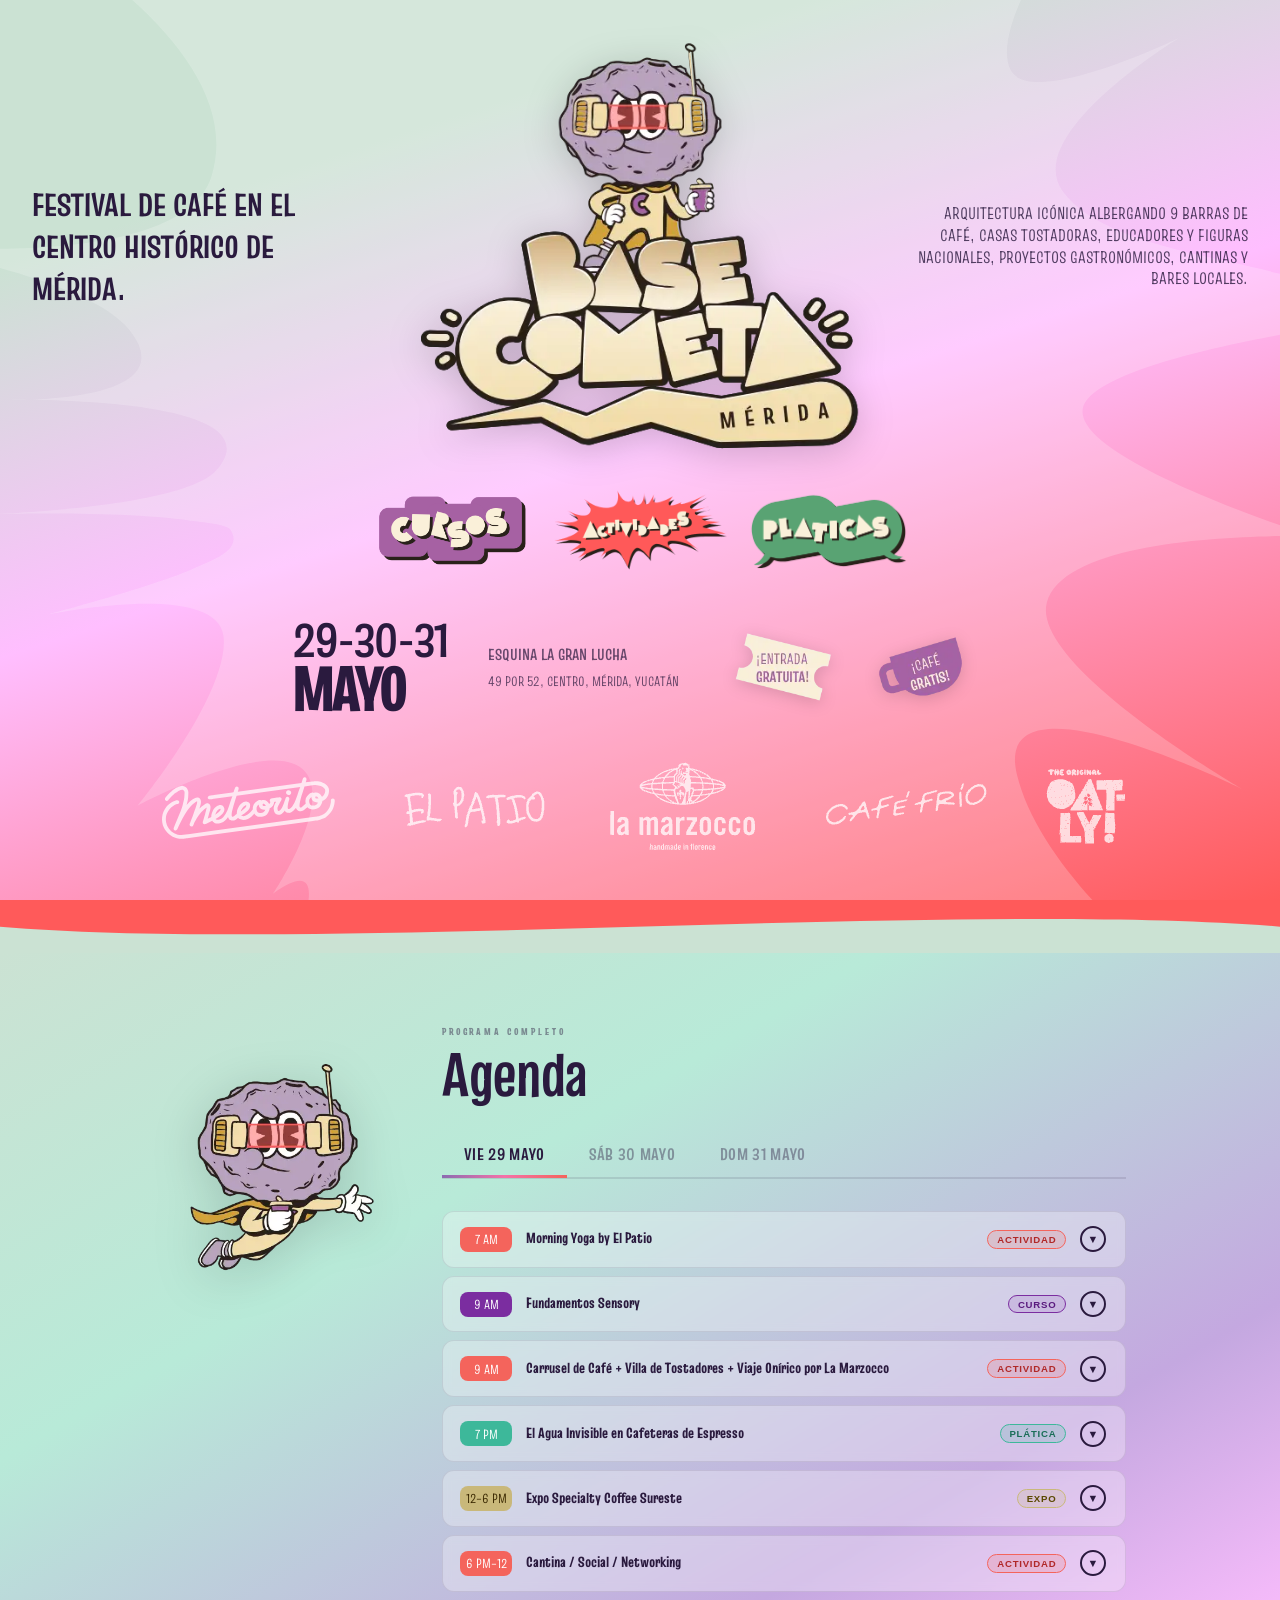
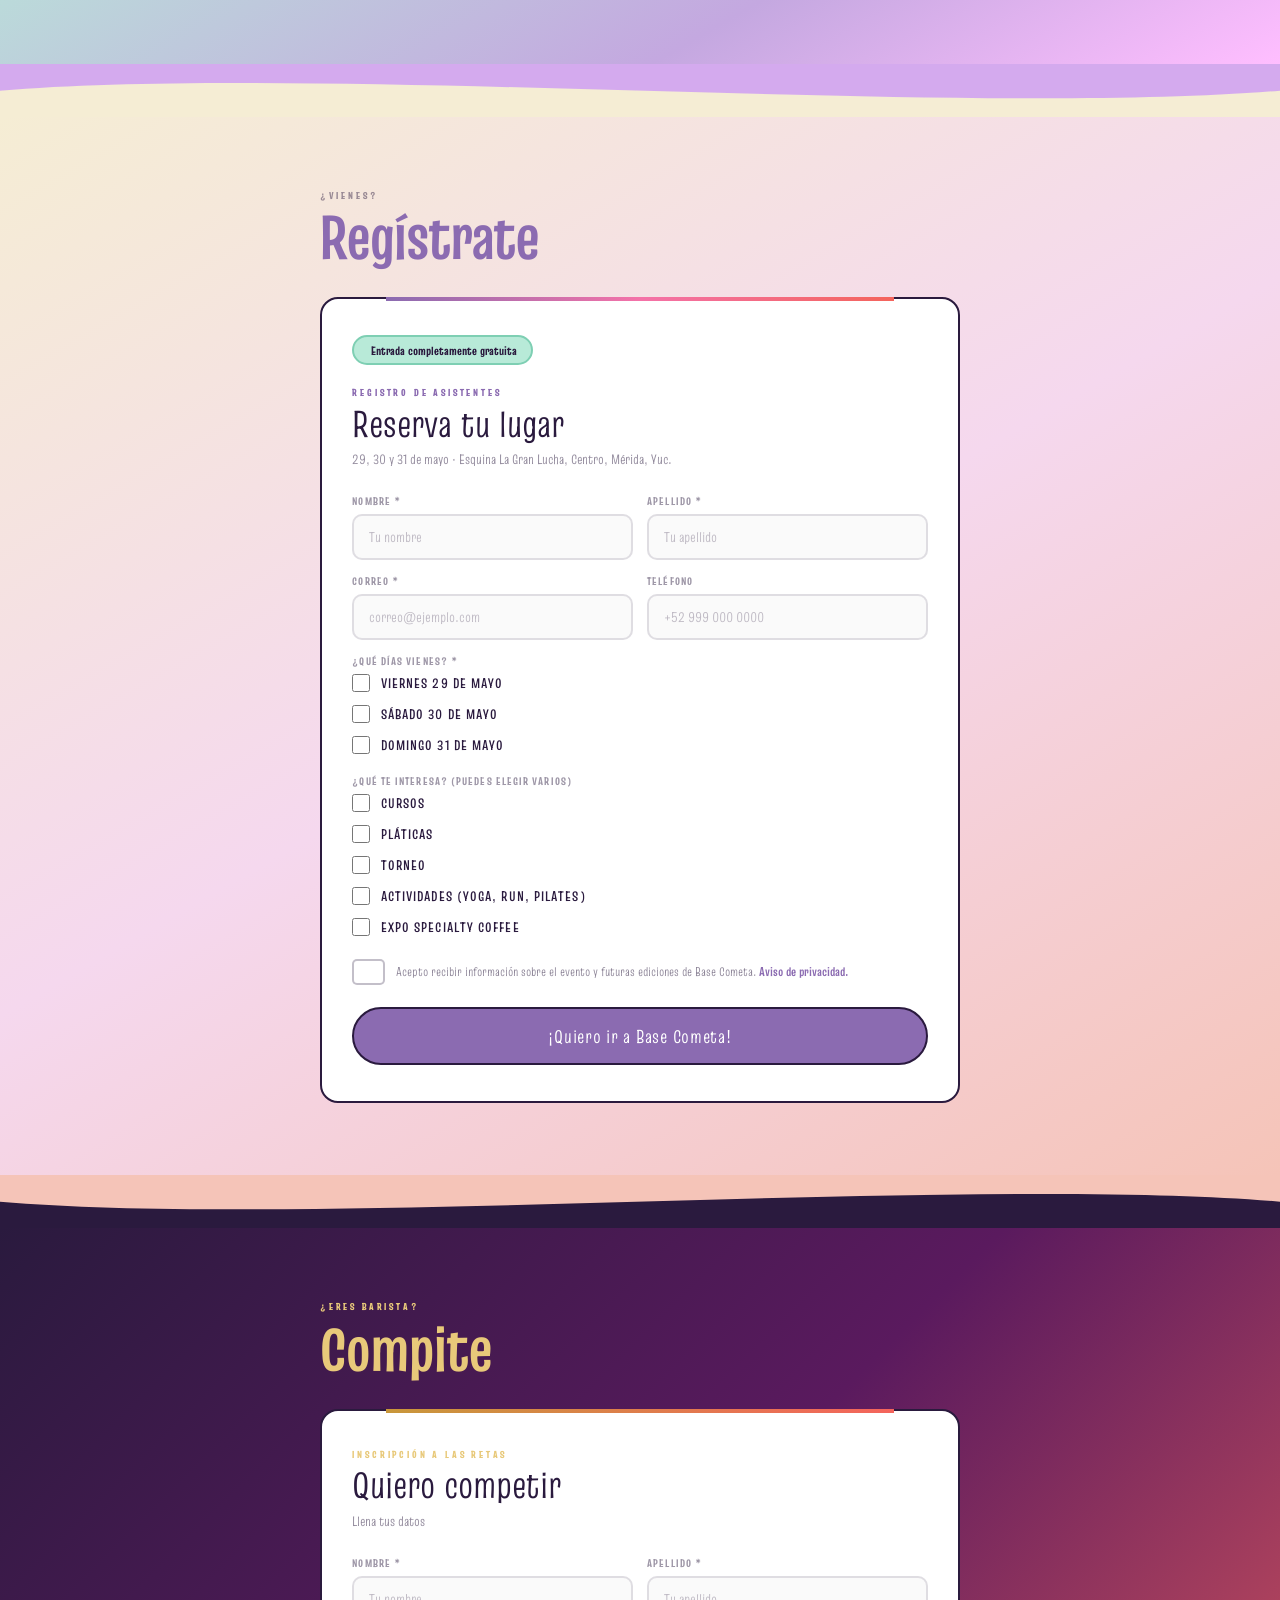
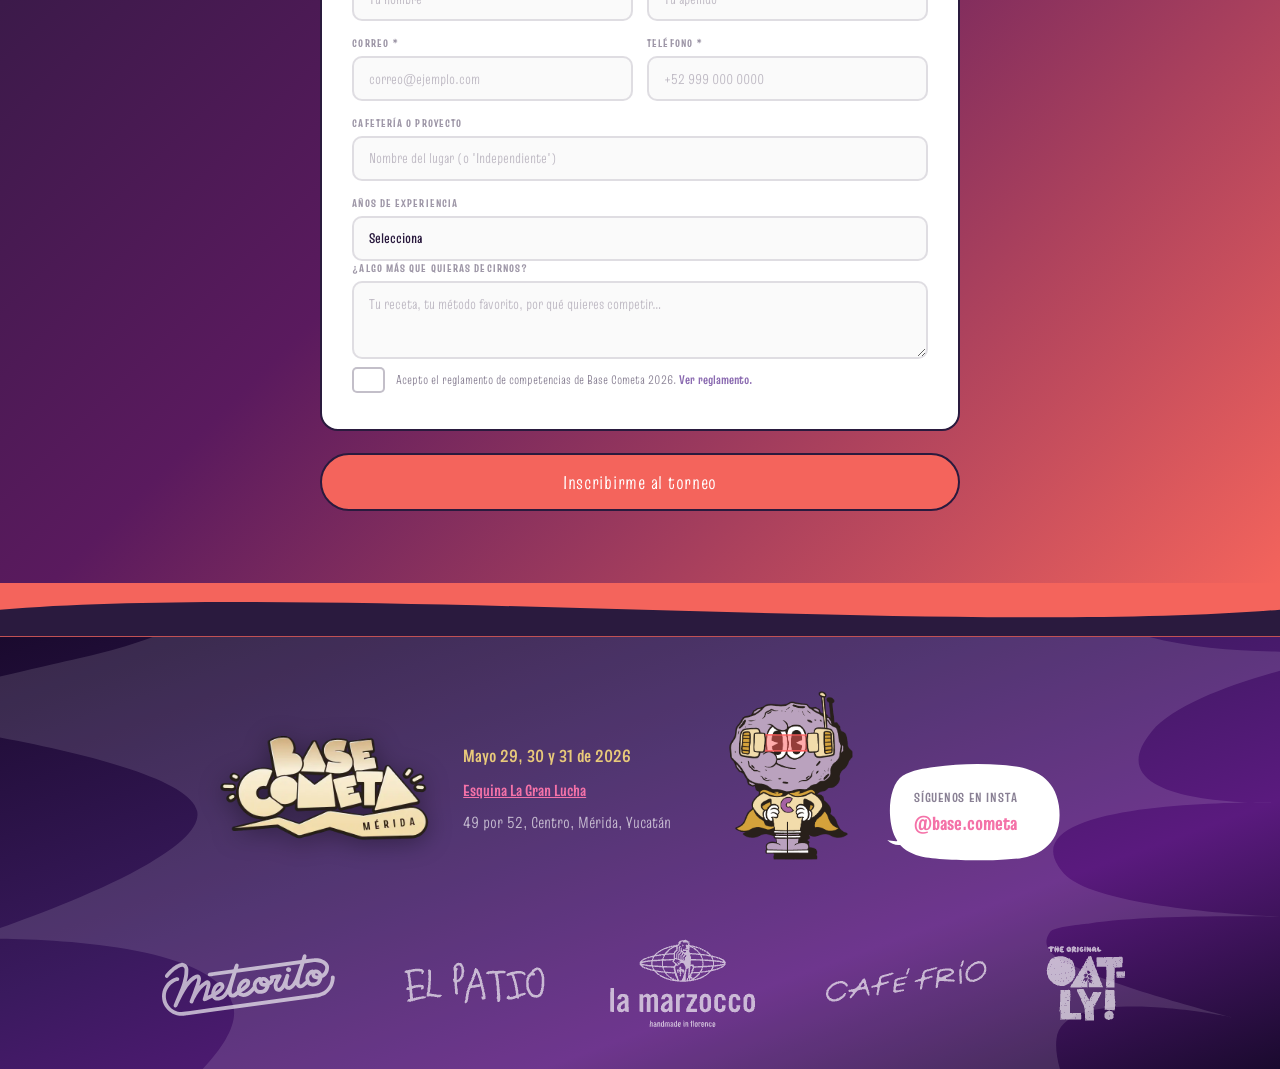
<file: index.html>
<!DOCTYPE html>
<html lang="es">
<head>
<meta charset="UTF-8">
<meta name="viewport" content="width=device-width, initial-scale=1.0">
<title>Base Cometa Mérida — 29·30·31 Mayo</title>
<link href="https://fonts.googleapis.com/css2?family=Lilita+One&family=Truculenta:wght@400;600;700;800;900&family=Truculenta:opsz,wght@12..72,100..900&display=swap" rel="stylesheet">
<style>
*, *::before, *::after { box-sizing: border-box; margin: 0; padding: 0; }
:root {
--purple: #8B6BB1;
--purple-lt:#C4A8E0;
--pink: #F472A8;
--coral: #F4645C;
--gold: #C8973A;
--gold-lt: #E8C97A;
--mint: #7ECFB3;
--mint-lt: #B8EAD8;
--cream: #F5EDD4;
--dark: #2A1A3E;
--white: #FFFAF4;
}
html { scroll-behavior: smooth; }
body { background: var(--cream); color: var(--dark); font-family: 'Truculenta', sans-serif; overflow-x: hidden; }

.blob { position: absolute; border-radius: 60% 40% 55% 45% / 45% 55% 40% 60%; opacity: 0.18; pointer-events: none; }

/* ── HERO ── */
.hero {
  position: relative;
  background-image: linear-gradient(162deg, #cbe2d3 0%, #cbe2d3 20%, #ffbeff 50%, #ff5a5a 100%);
  min-height: 100vh;
  display: flex; flex-direction: column; align-items: center; justify-content: space-between;
  text-align: center; padding: 2rem 2rem 2.5rem; overflow: hidden; gap: 0;
}

/* fondo SVG cubre todo, 20% opacidad */
.hero-fondo {
  position: absolute; inset: -15%; z-index: 0;
  display: flex; align-items: center; justify-content: center;
  pointer-events: none; opacity: 0.2;
}
.hero-fondo svg { width: 100%; height: 100%; transform: scaleX(-1); fill: white; }

/* top 3-column row: tagline | mascot | tagline */
.hero-top {
  position: relative; z-index: 2;
  display: grid;
  grid-template-columns: 1fr auto 1fr;
  align-items: center;
  gap: 1rem;
  width: 100%; max-width: 1400px;
}
.hero-tagline {
  font-family: 'Truculenta', sans-serif;
  font-size: clamp(0.75rem, 2.5vw, 2.2rem);
  font-weight: 700;
  line-height: 1.3;
  text-transform: uppercase;
  color: var(--dark);
}
.hero-tagline strong {
  display: block;
  font-weight: 900;
}
.hero-tagline.left  { text-align: left; color: var(--dark); }
.hero-tagline.right {
  text-align: right;
  font-size: clamp(0.6rem, 1.3vw, 6.9rem);
  font-weight: 400;
  opacity: 0.8;
}

/* mascota: fija, sin animación, grande */
.mascot-wrap {
  width: clamp(220px, 42vw, 520px);
  flex-shrink: 0;
}
.mascot-wrap img { width: 100%; height: auto; display: block; filter: drop-shadow(0 6px 18px rgba(0,0,0,0.18)); }

/* pills clases/actividades/torneos con float */
.cat-pills {
  position: relative; z-index: 2;
  display: flex; gap: clamp(0.75rem, 3vw, 2rem);
  justify-content: center; align-items: center;
  flex-wrap: nowrap;
  margin: 1rem 0;
  gap:1rem;
}
.cat-pills img {
  height: clamp(55px, 7vw, 110px);
  width: auto;
  animation: floatPill 3s ease-in-out infinite;
}
.cat-pills img:nth-child(2) { animation-delay: 0.8s; }
.cat-pills img:nth-child(3) { animation-delay: 0.4s; }
@keyframes floatPill { 0%,100%{transform:translateY(0);} 50%{transform:translateY(-8px);} }

/* bottom info block */
.hero-bottom {
  position: relative; z-index: 2;
  display: flex;
  align-items: center;
  justify-content: center;
  gap: 2.5rem;
  width: 100%;
  margin-top: 0.75rem;
  padding: 0.5rem 0;
}

.hero-date { text-align: left; line-height: 1; }
.date-nums {
  display: block;
  font-family: 'Truculenta', sans-serif;
  font-size: clamp(1.8rem, 4vw, 3rem);
  font-weight: 700;
  color: var(--dark);
  letter-spacing: -0.02em;
}
.date-month {
  display: block;
  font-family: 'Truculenta', sans-serif;
  font-size: clamp(2.5rem, 8vw, 4rem);
  font-weight: 900;
  color: var(--dark);
  line-height: 0.88;
  letter-spacing: -0.03em;
  margin-top: -0.05em;
}

.hero-location {
  text-align: left;
  font-size: clamp(0.55rem, 1.4vw, 0.85rem);
  font-weight: 400;
  line-height: 1.55;
  text-transform: uppercase;
  color: var(--dark);
  opacity: 0.7;
}
.hero-location .loc-main {
  font-size: clamp(0.65rem, 1.6vw, 1rem);
  font-weight: 600;
  opacity: 1;
  display: block; margin-bottom: 0.25rem;
}
.hero-location .loc-addr { font-weight: 400; }

/* badges entrada/café: lado a lado */
.hero-badges-img {
  display: flex; flex-direction: row; gap: 0.75rem; align-items: center;
}
.hero-badges-img img {
  width: clamp(110px, 10vw, 180px); height: auto;
  filter: drop-shadow(0 3px 8px rgba(0,0,0,0.15));
  transition: transform 0.2s;
}
.hero-badges-img img:hover { transform: scale(1.06) rotate(-3deg); }

/* badge footer */
.badge-bottom {
  position: relative; z-index: 2;
  font-size: clamp(1rem, 2vw, 3rem);
  font-weight: 300;
  letter-spacing: 0.2em; text-transform: uppercase;
  color: #f9efd8;
  text-shadow: 1px 1px 0 var(--dark);
  margin-top: 1.25rem;
}

.cp { display: none; }

/* logos patrocinadores */
.sponsor-logos {
  position: relative; z-index: 2;
  display: flex; align-items: center; justify-content: center;
  gap: clamp(1rem, 3vw, 2.5rem);
  flex-wrap: wrap;
  margin-top: 1.25rem;
}
.sponsor-logos img {
  height: auto;
  width: auto;
  max-height: 100%;
  filter: brightness(0) invert(1);
  opacity: 0.75;
  transition: opacity 0.2s;
}
.sponsor-logos img:hover { opacity: 1; }

/* responsive */
@media (max-width: 700px) {
  .hero { padding: 1rem 1rem 1.25rem; }
  .hero-top { grid-template-columns: 1fr; }
  .hero-tagline { display: none; }
  .mascot-wrap { width: 100%; margin: 0 auto; }
  .cat-pills { margin: 0.4rem 0; gap: 0; }
  .cat-pills img { height: clamp(44px, 18vw, 70px); margin: 0 -0.5rem; }
  .hero-bottom { display: grid; grid-template-columns: auto auto; align-items: center; gap: 0.5rem 1.5rem; justify-content: center; text-align: left; width: 100%; padding: 0.5rem 0; margin-top: 0.25rem; }
  .hero-badges-img { grid-column: 1/-1; justify-content: center; }
  .date-nums { font-size: clamp(1.4rem, 8vw, 2rem); color: var(--dark); text-shadow: none; font-weight: 700; text-align: right; }
  .date-month { font-size: clamp(2rem, 11vw, 3rem); color: var(--dark); text-shadow: none; font-weight: 900; text-align: right; }
  .hero-location { font-size: clamp(0.55rem, 2.8vw, 0.8rem); font-weight: 400; color: var(--dark); text-shadow: none; opacity: 0.7; }
  .hero-location .loc-main { font-size: clamp(0.65rem, 3.2vw, 0.9rem); font-weight: 600; margin-bottom: 0.25rem; }
  .sponsor-logos { gap: 0; margin-top: 0.6rem; flex-wrap: nowrap; justify-content: space-between; width: 100%; }
  .sponsor-logos img { height: clamp(28px, 7vw, 40px); width: auto; max-width: 22%; }
}

/* pantallas con altura reducida (laptops 13") */
@media (max-height: 820px) and (min-width: 701px) {
  .hero { padding: 1rem 2rem 1.25rem; }
  .mascot-wrap { width: clamp(200px, 34vw, 420px); }
  .cat-pills img { height: clamp(50px, 6.5vw, 95px); }
  .cat-pills { margin: 0.3rem 0; }
  .date-nums { font-size: clamp(1rem, 2.2vw, 1.8rem); }
  .date-month { font-size: clamp(1.4rem, 3.5vw, 2.4rem); }
  .hero-bottom { margin-top: 0.25rem; padding: 0.25rem 0; }
  .sponsor-logos { margin-top: 0.5rem; }
  .sponsor-logos img { height: clamp(24px, 3vw, 44px); }
}

/* WAVE */
.wave { display: block; width: 100%; line-height: 0; }

/* SECTIONS */
.sw { position: relative; overflow: hidden; padding: 4.5rem 2rem; }
.si { max-width: 1400px; margin: 0 auto; }
.sk { font-weight: 900; font-size: 0.62rem; letter-spacing: 0.3em; text-transform: uppercase; opacity: 0.45; margin-bottom: 0.4rem; }
.st { font-family: 'Truculenta', sans-serif; font-size: clamp(2.4rem, 6vw, 3.8rem); line-height: 1; margin-bottom: 1.75rem; }

/* ABOUT */
.wave-desktop { display: block; }
@media (max-width: 700px) { .wave-desktop { display: none; } }
.sw-about { background: linear-gradient(315deg, #2A1A3E 0%, #5A1A5E 45%, #F4645C 100%); color: white; display: none; }
.wave-about { display: none; }
@media (max-width: 700px) { .sw-about { display: block; } .wave-about { display: block; } }
.sw-about .bba { width: 280px; height: 280px; background: var(--pink); bottom: -90px; right: -50px; opacity: 0.22; }
.ag { display: grid; grid-template-columns: 1fr 1fr; gap: 2.5rem; align-items: center; }
.ag .st { color: var(--gold-lt); }
.ag p { font-size: 0.97rem; line-height: 1.75; opacity: 0.88; }
.ag p+p { margin-top: 0.75rem; }
.atags { display: flex; flex-wrap: wrap; gap: 0.5rem; margin-top: 1.25rem; }
.atag { background: rgba(255,255,255,0.14); border: 1.5px solid rgba(255,255,255,0.28); border-radius: 100px; padding: 0.28rem 0.85rem; font-size: 0.76rem; font-weight: 700; }
.mascot-col { display: flex; justify-content: center; }

/* AGENDA */
.sw-agenda { background: linear-gradient(150deg, #cbe2d3 0%, #B8EAD8 35%, #C4A8E0 75%, #ffbeff 100%); }
@media (min-width: 701px) { .sw-agenda .si { max-width: 80%; } }
@keyframes float { 0%,100%{transform:translateY(0);} 50%{transform:translateY(-14px);} }
.agenda-layout { display: grid; grid-template-columns: 240px 1fr; gap: 3rem; align-items: start; }
.agenda-mascot { display: flex; justify-content: center; position: sticky; top: 2rem; }
.agenda-mascot img { width: 100%; max-width: 264px; height: auto; filter: drop-shadow(0 8px 24px rgba(0,0,0,0.15)); animation: float 3.5s ease-in-out infinite; }
@media (max-width: 700px) {
  .agenda-layout { grid-template-columns: 1fr; gap: 0; }
  .agenda-mascot { margin-bottom: 1.25rem; }
  .agenda-mascot img { max-width: 168px; }
}
.day-tabs { display: flex; gap: 0; margin-bottom: 2rem; flex-wrap: wrap; border-bottom: 2px solid rgba(42,26,62,0.12); }
.dtab {
  font-family: 'Truculenta', sans-serif; font-size: 1.05rem; font-weight: 700;
  padding: 0.5rem 1.4rem 0.65rem; border-radius: 0;
  border: none; border-bottom: 3px solid transparent; margin-bottom: -2px;
  cursor: pointer; background: none; color: var(--dark);
  opacity: 0.4; letter-spacing: 0.02em; text-transform: uppercase;
  transition: opacity 0.18s, border-color 0.18s; position: relative;
}
.dtab.active { opacity: 1; border-bottom-color: transparent; }
.dtab.active::after {
  content: ''; position: absolute; bottom: -2px; left: 0; right: 0; height: 3px;
  background: linear-gradient(90deg, var(--purple), var(--pink), var(--coral));
}
.dtab:hover:not(.active) { opacity: 0.7; }

.dpanel { display: none; }
.dpanel.active { display: block; }
.acc-list { display: flex; flex-direction: column; gap: 0.5rem; }

.ai { background: rgba(255,255,255,0.3); border: 1.5px solid rgba(42,26,62,0.1); border-radius: 12px; overflow: hidden; backdrop-filter: blur(4px); }
.atrig {
width: 100%; background: none; border: none; cursor: pointer;
padding: 0.9rem 1.1rem;
display: grid; grid-template-columns: 52px 1fr auto 28px;
align-items: center; gap: 0.85rem; text-align: left;
transition: background 0.15s;
}
.atrig:hover { background: rgba(0,0,0,0.025); }
.tbadge {
font-family: 'Truculenta', sans-serif; font-size: 0.82rem;
background: #9B9B9B; color: white;
border-radius: 8px; padding: 0.22rem 0.35rem;
text-align: center; border: none; white-space: nowrap;
}
.tbadge.ta { background: #F4645C; }
.tbadge.tc { background: #7B2DA0; }
.tbadge.tp { background: #3DB89A; }
.tbadge.tt { background: #C8973A; }
.tbadge.te { background: #C9B87A; color: #3a2800; }
.aname { font-weight: 800; font-size: 0.92rem; font-family: 'Truculenta', sans-serif; color: var(--dark); line-height: 1.2; }
.chip {
font-size: 0.6rem; font-weight: 800; letter-spacing: 0.08em; text-transform: uppercase;
padding: 0.18rem 0.55rem; border-radius: 100px; white-space: nowrap;
}
.ch-a { background: rgba(244,100,92,0.18); border: 1.5px solid #F4645C; color: #b02828; }
.ch-c { background: rgba(123,45,160,0.12); border: 1.5px solid #7B2DA0; color: #5a1a7e; }
.ch-p { background: rgba(61,184,154,0.18); border: 1.5px solid #3DB89A; color: #1a6e58; }
.ch-t { background: rgba(200,151,58,0.18); border: 1.5px solid #C8973A; color: #7a4a00; }
.ch-e { background: rgba(201,184,122,0.2); border: 1.5px solid #C9B87A; color: #5a4800; }

.achev {
width: 26px; height: 26px; border: 2px solid var(--dark); border-radius: 50%;
display: flex; align-items: center; justify-content: center;
font-size: 0.68rem; color: var(--dark);
transition: transform 0.28s;
flex-shrink: 0;
}
.atrig.open .achev { transform: rotate(180deg); background: var(--dark); color: white; }

.abody { display: grid; grid-template-rows: 0fr; transition: grid-template-rows 0.34s cubic-bezier(0.4,0,0.2,1); }
.abody.open { grid-template-rows: 1fr; }
.ainner { overflow: hidden; }
.adcontent { padding: 0.7rem 1.1rem 1.1rem; border-top: 1.5px dashed rgba(0,0,0,0.08); }
.adcontent p { font-family: 'Truculenta', sans-serif; font-size: 0.86rem; line-height: 1.65; color: rgba(42,26,62,0.68); }
.adcontent p+p { margin-top: 0.5rem; }
.ainst { display: inline-flex; align-items: center; gap: 0.35rem; margin-top: 0.55rem; font-size: 0.76rem; font-weight: 800; color: var(--purple); }
.ainst::before { content:''; }

/* ── CARDS GRID (día 29) ── */
.day-cards { display: grid; grid-template-columns: repeat(auto-fill, minmax(190px, 1fr)); gap: 1rem; }
.dcard { background: white; border: 2px solid var(--dark); border-radius: 16px; box-shadow: 4px 4px 0 var(--dark); padding: 1rem 1.1rem; display: flex; flex-direction: column; gap: 0.4rem; }
.dc-time { font-size: 0.68rem; font-weight: 900; letter-spacing: 0.1em; text-transform: uppercase; opacity: 0.45; }
.dc-name { font-weight: 800; font-size: 0.95rem; line-height: 1.25; color: var(--dark); }
.dc-inst { font-size: 0.72rem; font-weight: 600; opacity: 0.5; margin-top: auto; padding-top: 0.35rem; }

/* ── TIMELINE (día 30) ── */
.day-timeline { display: flex; flex-direction: column; position: relative; padding-left: 5.5rem; }
.day-timeline::before { content:''; position: absolute; left: 4.6rem; top: 0.8rem; bottom: 0.8rem; width: 2px; background: var(--dark); opacity: 0.12; }
.dtl-item { display: flex; align-items: flex-start; gap: 1rem; padding: 0.55rem 0; position: relative; }
.dtl-time { position: absolute; left: -5.2rem; width: 4rem; text-align: right; font-size: 0.65rem; font-weight: 900; letter-spacing: 0.05em; text-transform: uppercase; opacity: 0.5; top: 0.65rem; }
.dtl-dot { width: 13px; height: 13px; border-radius: 50%; border: 2px solid var(--dark); flex-shrink: 0; margin-top: 0.28rem; position: relative; left: -0.75rem; }
.dtl-dot.ta { background: var(--coral); }
.dtl-dot.tp { background: var(--purple); }
.dtl-dot.tm { background: var(--mint); }
.dtl-dot.tc { background: var(--coral); }
.dtl-dot.tg { background: var(--gold); }
.dtl-name { font-weight: 800; font-size: 0.9rem; line-height: 1.2; color: var(--dark); }
.dtl-inst { font-size: 0.7rem; font-weight: 600; opacity: 0.5; margin-top: 0.1rem; }

/* ── TABLE / PÓSTER (día 31) ── */
.day-table { display: flex; flex-direction: column; gap: 0.3rem; }
.dt-row { display: grid; grid-template-columns: 5.5rem 1fr; align-items: center; gap: 1rem; }
.dt-hour { font-size: 0.65rem; font-weight: 900; letter-spacing: 0.08em; text-transform: uppercase; opacity: 0.45; text-align: right; }
.dt-event { background: white; border: 2px solid var(--dark); border-radius: 10px; padding: 0.5rem 0.85rem; font-weight: 800; font-size: 0.88rem; display: flex; justify-content: space-between; align-items: center; gap: 0.5rem; }
.dt-event.tc { border-left: 5px solid var(--coral); }
.dt-event.tp { border-left: 5px solid var(--purple); }
.dt-event.tm { border-left: 5px solid var(--mint); }
.dt-event.tg { border-left: 5px solid var(--gold); }
.dt-tag { font-size: 0.58rem; font-weight: 800; letter-spacing: 0.08em; text-transform: uppercase; opacity: 0.45; white-space: nowrap; }

/* FORMS */
.sw-form { background: linear-gradient(150deg, #F5EDD4 0%, #f5d8ee 50%, #f5c4b8 100%); }
.sw-comp { background: linear-gradient(135deg, #2A1A3E 0%, #5A1A5E 45%, #F4645C 100%); color: white; }

.fcard {
background: white; border: 2.5px solid var(--dark); border-radius: 18px;
padding: 2.25rem 1.9rem; position: relative;
}
.fcard::before {
content: ''; position: absolute; top: -2px; left: 10%; right: 10%; height: 4px;
background: linear-gradient(90deg, var(--purple), var(--pink), var(--coral));
}
.sw-comp .fcard::before { background: linear-gradient(90deg, var(--gold), var(--coral)); }

.fkicker { font-size: 0.63rem; font-weight: 900; letter-spacing: 0.28em; text-transform: uppercase; color: var(--purple); margin-bottom: 0.3rem; }
.sw-comp .fkicker { color: var(--gold-lt); }
.ftitle { font-family: 'Truculenta', sans-serif; font-size: clamp(1.7rem, 4vw, 2.3rem); color: var(--dark); margin-bottom: 0.35rem; line-height: 1.1; }
.fsub { font-size: 0.85rem; color: rgba(42,26,62,0.5); margin-bottom: 1.5rem; line-height: 1.5; }
.free-badge {
display: inline-flex; align-items: center; gap: 0.35rem;
background: var(--mint-lt); border: 2px solid var(--mint); border-radius: 100px;
padding: 0.28rem 0.85rem; font-weight: 800; font-size: 0.75rem; color: var(--dark);
margin-bottom: 1.25rem;
}

.fg { display: grid; grid-template-columns: 1fr 1fr; gap: 0.9rem; }
.fg .full { grid-column: 1/-1; }

label { display: block; font-size: 0.68rem; font-weight: 800; letter-spacing: 0.1em; text-transform: uppercase; color: rgba(42,26,62,0.45); margin-bottom: 0.3rem; }
input, select, textarea {
width: 100%; background: #FAFAFA; border: 2px solid rgba(42,26,62,0.13); border-radius: 10px;
padding: 0.68rem 0.9rem; font-family: 'Truculenta', sans-serif; font-size: 0.88rem; font-weight: 600;
color: var(--dark); transition: border-color 0.2s, box-shadow 0.2s; outline: none; appearance: none;
}
input::placeholder, textarea::placeholder { color: rgba(42,26,62,0.28); font-weight: 400; }
input:focus, select:focus, textarea:focus { border-color: var(--purple); box-shadow: 0 0 0 3px rgba(139,107,177,0.13); }
select option { background: white; }
textarea { resize: vertical; min-height: 78px; }

.cbrow { display: flex; align-items: center; gap: 0.7rem; margin-top: 0.2rem; }
.cbrow input[type=checkbox] {
  width: 20px; height: 20px; flex-shrink: 0;
  appearance: none; -webkit-appearance: none;
  border: 2px solid rgba(42,26,62,0.28); border-radius: 5px;
  background: white; cursor: pointer; position: relative;
  transition: background 0.15s, border-color 0.15s;
}
.cbrow input[type=checkbox]:checked { background: var(--purple); border-color: var(--purple); }
.cbrow input[type=checkbox]:checked::after {
  content: '✓'; position: absolute; top: 50%; left: 50%;
  transform: translate(-50%, -50%);
  color: white; font-size: 13px; font-weight: 900; line-height: 1;
}
.cbrow p { font-size: 0.78rem; color: rgba(42,26,62,0.52); line-height: 1.5; }
.cbrow p a { color: var(--purple); font-weight: 700; text-decoration: none; }
.cb-group { display: flex; flex-direction: column; gap: 0.45rem; margin-top: 0.3rem; }
.cb-option { display: flex; align-items: center; gap: 0.65rem; cursor: pointer; }
.cb-option input[type=checkbox] { width: 18px; height: 18px; flex-shrink: 0; accent-color: var(--purple); cursor: pointer; appearance: auto; }
.cb-option span { font-family: 'Truculenta', sans-serif; font-size: 0.86rem; font-weight: 600; color: var(--dark); }

.bsub {
display: block; width: 100%; margin-top: 1.4rem; padding: 0.9rem 1.25rem;
background: var(--purple); color: white;
font-family: 'Truculenta', sans-serif; font-size: 1.15rem; letter-spacing: 0.04em;
border: 2.5px solid var(--dark); border-radius: 100px;
cursor: pointer; transition: opacity 0.14s;
}
.bsub:hover { opacity: 0.88; }
.bsub:active { opacity: 0.75; }
.bsub.bc { background: var(--coral); }
.smsg { display: none; margin-top: 1rem; padding: 0.9rem 1.1rem; background: var(--mint-lt); border: 2px solid var(--mint); border-radius: 10px; font-weight: 700; font-size: 0.88rem; color: var(--dark); text-align: center; }

/* FOOTER */
footer { background: linear-gradient(160deg, #1A0A2E 0%, #3A1A5E 40%, #5A1A7E 70%, #1A0A2E 100%); color: white; padding: 3rem 2.5rem 2rem; position: relative; overflow: hidden; }
footer a { color: var(--pink); text-decoration: underline; font-weight: 700; }
footer a:hover { color: var(--gold-lt); }
.finfo { font-size: 1rem; line-height: 2; color: rgba(255,255,255,0.65); }
.finfo strong { color: var(--gold-lt); font-size: 1.1rem; }
.footer-inner { position: relative; z-index: 1; display: flex; flex-direction: column; gap: 2.5rem; }
.footer-main { display: flex; justify-content: center; align-items: flex-end; gap: 3rem; }
.footer-left { display: flex; flex-direction: row; align-items: center; gap: 1.5rem; }
.footer-logo-img { width: clamp(140px, 18vw, 230px); height: auto; filter: drop-shadow(0 4px 12px rgba(0,0,0,0.35)); }
.footer-right { display: flex; align-items: flex-end; gap: 0.5rem; flex-shrink: 0; }
.footer-meteorin { height: clamp(120px, 15vw, 180px); width: auto; animation: float 3.5s ease-in-out infinite; }
.footer-speech-wrap { position: relative; display: inline-block; }
.footer-speech-wrap img { width: clamp(160px, 16vw, 220px); height: auto; display: block; }
.footer-speech-text { position: absolute; top: 53%; left: 56%; transform: translate(-50%, -50%); text-align: center; width: 52%; }
@media (min-width: 701px) { .footer-speech-text { left: calc(56% - 15px); } }
.footer-speech-text p { font-size: 0.82rem; font-weight: 700; letter-spacing: 0.06em; text-transform: uppercase; opacity: 0.55; color: var(--dark); margin-bottom: 0.25rem; }
.footer-speech-text a { font-size: clamp(1.1rem, 1.5vw, 1.45rem); font-weight: 800; color: var(--pink) !important; text-decoration: none !important; }
.footer-sponsors { display: flex; align-items: center; justify-content: center; gap: clamp(1rem, 3vw, 2.5rem); flex-wrap: wrap; padding-top: 1.5rem; }
.footer-sponsors img { height: auto; width: auto; max-height: 100%; filter: brightness(0) invert(1); opacity: 0.65; transition: opacity 0.2s; }
.footer-sponsors img:hover { opacity: 1; }
@media (max-width: 700px) {
  footer { padding: 2.5rem 1.5rem 1.5rem; }
  .footer-main { flex-direction: column; align-items: center; gap: 2rem; }
  .footer-left { align-items: center; text-align: center; }
  .footer-right { flex-direction: row; align-items: flex-end; gap: 0.5rem; }
  .footer-speech-wrap img { width: clamp(150px, 42vw, 220px); }
  .footer-sponsors img { height: clamp(22px, 5.5vw, 32px); width: auto; max-width: 20%; }
}

/* ANIM */
@keyframes popIn { from{opacity:0;transform:scale(0.86) translateY(10px);} to{opacity:1;transform:scale(1) translateY(0);} }

/* RESPONSIVE */
@media (max-width: 640px) {
.ag { grid-template-columns: 1fr; }
.mascot-col { display: none; }
.fg { grid-template-columns: 1fr; }
.fg .full { grid-column: 1; }
.atrig { grid-template-columns: 46px 1fr auto 26px; }
.chip { font-size: 0.5rem; padding: 0.1rem 0.38rem; border-radius: 100px; white-space: nowrap; border-width: 1px; }
.ch-a { background: rgba(244,100,92,0.22); border-color: #F4645C; color: #b02828; }
.ch-c { background: rgba(123,45,160,0.16); border-color: #7B2DA0; color: #5a1a7e; }
.ch-p { background: rgba(61,184,154,0.22); border-color: #3DB89A; color: #1a6e58; }
.ch-t { background: rgba(200,151,58,0.22); border-color: #C8973A; color: #7a4a00; }
.ch-e { background: rgba(201,184,122,0.28); border-color: #C9B87A; color: #5a4800; }
.fcard { padding: 1.6rem 1.1rem; }
}
</style>
</head>
<body>

<!-- ══ HERO ══ -->
<section class="hero">

  <!-- fondo SVG extendido, 20% opacidad, girado -->
  <div class="hero-fondo">
    <svg version="1.2" xmlns="http://www.w3.org/2000/svg" viewBox="0 0 612 792" preserveAspectRatio="xMidYMid slice">
      <path fill-rule="evenodd" d="m523.43 456.46c0 0-61.87-12.82-64.27 8.03-2.39 20.79 31.6 62.29 31.6 62.29 0 0-47.67-25.32-60.76-13.33-12.18 11.15 10.89 45.65 10.89 45.65-31.2-22.45 2.84 43.53 4.03 45.72 12.36 22.74 33.42 47.49 33.42 47.49 0 0-60.89-64.53-79.45-63.5-38.42 2.13-11.75 75.46-11.75 75.46 0 0-15.01-63.42-40.94-58.08-27.33 5.64-26.12 66.84-26.12 66.84 0 0-3.97-55.76-26.82-36.45-12.07 10.2-30.93 61.7-30.93 61.7 0 0-4.59-94.19-29.6-55.42-11.69 18.13-58.99 74.14-58.99 74.14 0 0 23.31-91.41 23.05-111.32-0.1-7.88-0.35-38.21-10.36-41.97-14.46-5.44-106.35 48.51-106.35 48.51 0 0 76.1-49.82 87.32-96.99 9.66-40.65-83.09 5.59-83.09 5.59 0 0 78.33-45.5 72.06-68.69-7.41-27.36-97.6-24.42-97.6-24.42 0 0 88.19-28.07 84.37-46.97-4.28-21.22-128.14-35.71-128.14-35.71 0 0 49.88-12.69 73.44-18.04 18.51-4.21 50.97-10.28 62.25-26.34 14.87-21.18-42.93-56.19-42.93-56.19 0 0 54.55 26.41 61.92 11.82 6-11.88-9.22-36.79-14.54-46.42-10.1-18.29-36.35-50.8-36.35-50.8 0 0 50.29 37.34 64.01 29.76 17.67-9.76-9.96-62.89-9.96-62.89 0 0 22.88 26.85 36.57 36.75 14.83 10.73 24.91 19.13 36.2 1.2 17.45-27.72 19.72-88.88 19.72-88.88 0 0 6.88 33.05 14.77 49.14 7.42 15.14 26.14 46.71 49.29 42.2 20.47-3.99 37.36-34.1 48.7-47.93 10.7-13.05 28.78-41.11 28.78-41.11 0 0-35.96 62.4-13.04 85.67 16.78 17.03 84.6-36.9 84.6-36.9 0 0-82.68 62.76-41.9 84.68 35.34 19 112.02-17.77 112.02-17.77 0 0-101.64 49.63-84.89 102.58 11.36 35.92 116.87 24.88 116.87 24.88 0 0-69.88 11.11-86.26 30.82-23.49 28.26 44.79 26.28 44.79 26.28 0 0-101.88-2.14-77.26 25.94 12.25 13.98 83.46 16.16 83.46 16.16 0 0-49.43-1.41-73.99 2.37-1.73 0.27-13.11 1.12-14.47 3.08-5.31 7.66 6.49 11.41 12.9 14.35 14.4 6.61 53.73 17.02 53.73 17.02z"/>
    </svg>
  </div>

  <!-- fila top: tagline izquierda · mascota · tagline derecha -->
  <div class="hero-top">
    <div class="hero-tagline left">
      FESTIVAL DE CAFÉ EN EL CENTRO HISTÓRICO DE MÉRIDA.
    </div>
    <div class="mascot-wrap">
      <img src="res/logo_bc_mascota.webp" alt="Base Cometa Mérida">
    </div>
    <div class="hero-tagline right">
      ARQUITECTURA ICÓNICA ALBERGANDO 9 BARRAS DE CAFÉ, CASAS TOSTADORAS, EDUCADORES Y FIGURAS NACIONALES, PROYECTOS GASTRONÓMICOS, CANTINAS Y BARES LOCALES.
    </div>
  </div>

  <!-- pills -->
  <div class="cat-pills">
    <img src="res/cursos.webp" alt="Cursos">
    <img src="res/actividades.webp" alt="Actividades">
    <img src="res/platicas.webp" alt="Pláticas">
  </div>

  <!-- bloque fecha + lugar + badges -->
  <div class="hero-bottom">
    <div class="hero-date">
      <span class="date-nums">29-30-31</span>
      <span class="date-month">MAYO</span>
    </div>
    <div class="hero-location">
      <span class="loc-main">Esquina La Gran Lucha</span>
      <span class="loc-addr">49 por 52, Centro, Mérida, Yucatán</span>
    </div>
    <div class="hero-badges-img">
      <img src="eg.webp" alt="Entrada gratuita">
      <img src="cg.webp" alt="Cafe gratis">
    </div>
  </div>

  <div class="sponsor-logos">
    <img src="res/logos/meteorito.webp" alt="Meteorito">
    <img src="res/logos/elpatio.webp" alt="El Patio">
    <img src="res/logos/lamarzocco.webp" alt="La Marzocco">
    <img src="res/logos/cafefrio.webp" alt="Café Frío">
    <img src="res/logos/oatly.png" alt="Oatly">
  </div>

</section>

<svg class="wave wave-desktop" viewBox="0 0 1440 60" xmlns="http://www.w3.org/2000/svg" preserveAspectRatio="none" style="background:#ff5a5a;">
<path d="M0,30 C360,60 1080,0 1440,30 L1440,60 L0,60 Z" fill="#cbe2d3"/>
</svg>

<svg class="wave wave-about" viewBox="0 0 1440 60" xmlns="http://www.w3.org/2000/svg" preserveAspectRatio="none">
<path d="M0,30 C360,60 1080,0 1440,30 L1440,60 L0,60 Z" fill="#8B6BB1"/>
</svg>

<!-- ══ ABOUT ══ -->
<div class="sw sw-about">
<div class="si">
<div class="ag">
<div>
<div class="sk" style="color:rgba(255,255,255,0.45);">¿Qué es esto?</div>
<h2 class="st">FESTIVAL DE CAFÉ EN EL CENTRO HISTÓRICO DE MÉRIDA</h2>
<p>ARQUITECTURA ICÓNICA ALBERGANDO 9 BARRAS DE CAFÉ, CASAS TOSTADORAS, EDUCADORES Y FIGURAS NACIONALES, PROYECTOS GASTRONÓMICOS, CANTINAS Y BARES LOCALES.</p>

</div>
<div class="mascot-col">
<img src="res/meteorin.webp" alt="Meteorín" style="width:clamp(160px,28vw,420px); height:auto; display:block; filter:drop-shadow(0 6px 18px rgba(0,0,0,0.15)); animation:float 3.2s ease-in-out infinite;">
</div>
</div>
</div>
</div>

<svg class="wave wave-about" viewBox="0 0 1440 60" xmlns="http://www.w3.org/2000/svg" preserveAspectRatio="none" style="transform:scaleY(-1);background:#8B6BB1;">
<path d="M0,30 C360,60 1080,0 1440,30 L1440,60 L0,60 Z" fill="#B8EAD8"/>
</svg>

<!-- ══ AGENDA ══ -->
<div class="sw sw-agenda">
<div class="si">
<div class="agenda-layout">
<div class="agenda-mascot">
<img src="res/meteorin.webp" alt="Meteorín">
</div>
<div class="agenda-content">
<div class="sk">Programa completo</div>
<h2 class="st">Agenda </h2>

<div class="day-tabs">
<button class="dtab active" data-day="d29">Vie 29 Mayo</button>
<button class="dtab" data-day="d30">Sáb 30 Mayo</button>
<button class="dtab" data-day="d31">Dom 31 Mayo</button>
</div>

<!-- DÍA 29 — VIERNES -->
<div class="dpanel active" id="d29">
<div class="acc-list">
<div class="ai"><button class="atrig" data-acc="a1"><span class="tbadge ta">7 AM</span><span class="aname">Morning Yoga by El Patio</span><span class="chip ch-a">Actividad</span><span class="achev">▼</span></button><div class="abody" id="a1"><div class="ainner"><div class="adcontent"><p>Arranca el viernes con una sesión de yoga al aire libre para despertar cuerpo y mente antes de sumergirte en el festival.</p><div class="ainst">El Patio</div></div></div></div></div>
<div class="ai"><button class="atrig" data-acc="a2"><span class="tbadge tc">9 AM</span><span class="aname">Fundamentos Sensory</span><span class="chip ch-c">Curso</span><span class="achev">▼</span></button><div class="abody" id="a2"><div class="ainner"><div class="adcontent"><p>Entrena tu paladar: aprende a identificar notas, acidez, cuerpo y dulzura en el café. Una introducción práctica al análisis sensorial para todos los niveles.</p></div></div></div></div>
<div class="ai"><button class="atrig" data-acc="a3"><span class="tbadge ta">9 AM</span><span class="aname">Carrusel de Café + Villa de Tostadores + Viaje Onírico por La Marzocco</span><span class="chip ch-a">Actividad</span><span class="achev">▼</span></button><div class="abody" id="a3"><div class="ainner"><div class="adcontent"><p>9 barras de café, casas tostadoras, educadores y figuras nacionales en el corazón de La Gran Lucha. Prueba, pregunta y descubre productores y métodos de toda la república.</p><p>En paralelo: el Viaje Onírico por La Marzocco — una experiencia inmersiva para descubrir el espresso a través de sus máquinas icónicas.</p><div class="ainst">La Marzocco</div></div></div></div></div>
<div class="ai"><button class="atrig" data-acc="a4"><span class="tbadge tp">7 PM</span><span class="aname">El Agua Invisible en Cafeteras de Espresso</span><span class="chip ch-p">Plática</span><span class="achev">▼</span></button><div class="abody" id="a4"><div class="ainner"><div class="adcontent"><p>El agua es el ingrediente más ignorado del espresso. Aprende cómo su química transforma radicalmente la extracción y el sabor.</p></div></div></div></div>
<div class="ai"><button class="atrig" data-acc="a5"><span class="tbadge te">12–6 PM</span><span class="aname">Expo Specialty Coffee Sureste</span><span class="chip ch-e">Expo</span><span class="achev">▼</span></button><div class="abody" id="a5"><div class="ainner"><div class="adcontent"><p>Inauguración de la Expo Specialty Coffee Sureste en el Centro de Convenciones Yucatán Siglo XXI. El punto de encuentro del café de especialidad en la región.</p></div></div></div></div>
<div class="ai"><button class="atrig" data-acc="a6"><span class="tbadge ta">6 PM–12</span><span class="aname">Cantina / Social / Networking</span><span class="chip ch-a">Actividad</span><span class="achev">▼</span></button><div class="abody" id="a6"><div class="ainner"><div class="adcontent"><p>El espacio social de Base Cometa abre desde la mañana: cócteles de café, buena música y la mejor excusa para conectar con baristas, tostadores y amantes del café de toda la región.</p></div></div></div></div>
</div>
</div>

<!-- DÍA 30 — SÁBADO -->
<div class="dpanel" id="d30">
<div class="acc-list">
<div class="ai"><button class="atrig" data-acc="b1"><span class="tbadge ta">7 AM</span><span class="aname">Sonoro Run</span><span class="chip ch-a">Actividad</span><span class="achev">▼</span></button><div class="abody" id="b1"><div class="ainner"><div class="adcontent"><p>Arranca el sábado corriendo por el centro histórico de Mérida con la mejor playlist de fondo. Una carrera ligera para despertar la energía del día más intenso del festival.</p></div></div></div></div>
<div class="ai"><button class="atrig" data-acc="b2"><span class="tbadge ta">7:30 AM</span><span class="aname">Pilates Mat by Reflect</span><span class="chip ch-a">Actividad</span><span class="achev">▼</span></button><div class="abody" id="b2"><div class="ainner"><div class="adcontent"><p>Sesión de Pilates Mat al aire libre para activar el cuerpo antes de la jornada más intensa del festival.</p><div class="ainst">Reflect</div></div></div></div></div>
<div class="ai"><button class="atrig" data-acc="b3"><span class="tbadge tp">8 AM</span><span class="aname">La Gravedad del Origen</span><span class="chip ch-p">Plática</span><span class="achev">▼</span></button><div class="abody" id="b3"><div class="ainner"><div class="adcontent"><p>Explora cómo el origen del grano — altitud, suelo, varietal y proceso — determina el perfil de sabor que llega a tu taza.</p></div></div></div></div>
<div class="ai"><button class="atrig" data-acc="b4"><span class="tbadge tp">9 AM</span><span class="aname">La Gravedad de la Hospitalidad</span><span class="chip ch-p">Plática</span><span class="achev">▼</span></button><div class="abody" id="b4"><div class="ainner"><div class="adcontent"><p>¿Qué hace que una cafetería sea memorable? Una conversación sobre servicio, experiencia y la cultura de hospitalidad que eleva al café de especialidad.</p></div></div></div></div>
<div class="ai"><button class="atrig" data-acc="b5"><span class="tbadge ta">8 AM-12</span><span class="aname">Carrusel de Café + Villa de Tostadores + Viaje Onírico por La Marzocco</span><span class="chip ch-a">Actividad</span><span class="achev">▼</span></button><div class="abody" id="b5"><div class="ainner"><div class="adcontent"><p>El espacio de exposición abierto todo el día: 9 barras, casas tostadoras y proyectos gastronómicos. En paralelo, el Viaje Onírico de La Marzocco.</p><div class="ainst">La Marzocco</div></div></div></div></div>
<div class="ai"><button class="atrig" data-acc="b6"><span class="tbadge tc">10 AM–6</span><span class="aname">Tueste por Lalo Juarez</span><span class="chip ch-c">Taller</span><span class="achev">▼</span></button><div class="abody" id="b6"><div class="ainner"><div class="adcontent"><p>El taller de tueste de Base Cometa. Tostadores se miden en técnica, consistencia y perfil de taza en una competencia de fuego.</p><div class="ainst">Lalo Juarez</div></div></div></div></div>
<div class="ai"><button class="atrig" data-acc="b7"><span class="tbadge te">12 PM–6</span><span class="aname">Expo Specialty Coffee Sureste</span><span class="chip ch-e">Expo</span><span class="achev">▼</span></button><div class="abody" id="b7"><div class="ainner"><div class="adcontent"><p>El día principal de la Expo Specialty Coffee Sureste en el Centro de Convenciones Yucatán Siglo XXI.</p></div></div></div></div>
<div class="ai"><button class="atrig" data-acc="b8"><span class="tbadge tt">6 PM-9</span><span class="aname">Torneo Las retas</span><span class="chip ch-t">Torneo</span><span class="achev">▼</span></button><div class="abody" id="b8"><div class="ainner"><div class="adcontent"><p>El torneo más esperado de Base Cometa 2026. Eliminación directa: cada barista defiende su título hasta que quede un solo campeón en las retas. ¿Quieres competir? Inscríbete abajo.</p></div></div></div></div>
<div class="ai"><button class="atrig" data-acc="b9"><span class="tbadge tp">7 PM</span><span class="aname">La Marzocco y su Legado por el Mundo</span><span class="chip ch-p">Plática</span><span class="achev">▼</span></button><div class="abody" id="b9"><div class="ainner"><div class="adcontent"><p>Charla magistral sobre la historia y el impacto global de La Marzocco: cómo una máquina italiana se convirtió en símbolo del café de especialidad en todos los continentes.</p><div class="ainst">La Marzocco</div></div></div></div></div>
<div class="ai"><button class="atrig" data-acc="b10"><span class="tbadge ta">6 PM–12</span><span class="aname">Cantina / Social / Networking</span><span class="chip ch-a">Actividad</span><span class="achev">▼</span></button><div class="abody" id="b10"><div class="ainner"><div class="adcontent"><p>La noche más larga de Base Cometa. Cierra el sábado en la cantina con cócteles, café y la comunidad que construiste durante el día.</p></div></div></div></div>
</div>
</div>

<!-- DÍA 31 — DOMINGO -->
<div class="dpanel" id="d31">
<div class="acc-list">
<div class="ai"><button class="atrig" data-acc="c1"><span class="tbadge ta">7:30 AM</span><span class="aname">Pilates Mat by Eco</span><span class="chip ch-a">Actividad</span><span class="achev">▼</span></button><div class="abody" id="c1"><div class="ainner"><div class="adcontent"><p>Sesión de Pilates Mat para arrancar el último día del festival con energía y calma.</p><div class="ainst">Eco</div></div></div></div></div>
<div class="ai"><button class="atrig" data-acc="c2"><span class="tbadge tc">8 AM</span><span class="aname">Barismo de Competencia</span><span class="chip ch-c">Taller</span><span class="achev">▼</span></button><div class="abody" id="c2"><div class="ainner"><div class="adcontent"><p>El taller de Barismo de Competencia en Base Cometa 2026. Manos a la acción para entrenar enfrentamientos de técnica, creatividad y presentación.</p><div class="ainst">Cris y Perrito</div></div></div></div></div>
<div class="ai"><button class="atrig" data-acc="c3"><span class="tbadge tp">9 AM</span><span class="aname">Diseñar Cafeterías que la Gente Recuerde</span><span class="chip ch-p">Plática</span><span class="achev">▼</span></button><div class="abody" id="c3"><div class="ainner"><div class="adcontent"><p>Una charla sobre cómo construir espacios de café que se queden en la memoria: diseño, identidad, operación y la magia intangible que hace que la gente vuelva.</p></div></div></div></div>
<div class="ai"><button class="atrig" data-acc="c4"><span class="tbadge ta">8 AM-12</span><span class="aname">Carrusel de Café + Villa de Tostadores + Viaje Onírico por La Marzocco</span><span class="chip ch-a">Actividad</span><span class="achev">▼</span></button><div class="abody" id="c4"><div class="ainner"><div class="adcontent"><p>Último día para recorrer las 9 barras y las casas tostadoras. Aprovecha para hacer tus compras y despedirte de tus baristas favoritos. El Viaje Onírico de La Marzocco cierra su ciclo.</p><div class="ainst">La Marzocco</div></div></div></div></div>
<div class="ai"><button class="atrig" data-acc="c5"><span class="tbadge te">12 PM–6</span><span class="aname">Expo Specialty Coffee Sureste</span><span class="chip ch-e">Expo</span><span class="achev">▼</span></button><div class="abody" id="c5"><div class="ainner"><div class="adcontent"><p>Último día de la Expo Specialty Coffee Sureste en el Centro de Convenciones Yucatán Siglo XXI.</p></div></div></div></div>
</div>
</div>
</div>
</div>

</div>

</div>
</div>

<svg class="wave" viewBox="0 0 1440 60" xmlns="http://www.w3.org/2000/svg" preserveAspectRatio="none" style="background:#d4aaee;">
<path d="M0,30 C360,0 1080,60 1440,30 L1440,60 L0,60 Z" fill="#F5EDD4"/>
</svg>

<!-- ══ FORM ASISTENTES ══ -->
<div class="sw sw-form">
<div class="si" style="max-width:640px;">
<div class="sk">¿Vienes?</div>
<h2 class="st" style="color:var(--purple);">Regístrate </h2>
<div class="fcard" id="registro">
<div class="free-badge">️ Entrada completamente gratuita</div>
<div class="fkicker">Registro de asistentes</div>
<div class="ftitle">Reserva tu lugar</div>
<div class="fsub">29, 30 y 31 de mayo · Esquina La Gran Lucha, Centro, Mérida, Yuc.</div>
<form id="regForm" novalidate>
<div class="fg">
<div><label for="nombre">Nombre *</label><input type="text" id="nombre" placeholder="Tu nombre" required></div>
<div><label for="apellido">Apellido *</label><input type="text" id="apellido" placeholder="Tu apellido" required></div>
<div><label for="email">Correo *</label><input type="email" id="email" placeholder="correo@ejemplo.com" required></div>
<div><label for="telefono">Teléfono</label><input type="tel" id="telefono" placeholder="+52 999 000 0000"></div>
<div class="full">
<label>¿Qué días vienes? *</label>
<div class="cb-group">
<label class="cb-option"><input type="checkbox" name="dias" value="Viernes 29 Mayo"><span>Viernes 29 de Mayo</span></label>
<label class="cb-option"><input type="checkbox" name="dias" value="Sábado 30 Mayo"><span>Sábado 30 de Mayo</span></label>
<label class="cb-option"><input type="checkbox" name="dias" value="Domingo 31 Mayo"><span>Domingo 31 de Mayo</span></label>
</div>
</div>
<div class="full">
<label>¿Qué te interesa? (puedes elegir varios)</label>
<div class="cb-group">
<label class="cb-option"><input type="checkbox" name="interes" value="Cursos"><span>Cursos</span></label>
<label class="cb-option"><input type="checkbox" name="interes" value="Pláticas"><span>Pláticas</span></label>
<label class="cb-option"><input type="checkbox" name="interes" value="Torneos"><span>Torneo</span></label>
<label class="cb-option"><input type="checkbox" name="interes" value="Actividades"><span>Actividades (Yoga, Run, Pilates)</span></label>
<label class="cb-option"><input type="checkbox" name="interes" value="Expo"><span>Expo Specialty Coffee</span></label>
</div>
</div>
<div class="full">
<div class="cbrow">
<input type="checkbox" id="acepto" required>
<p>Acepto recibir información sobre el evento y futuras ediciones de Base Cometa. <a href="#">Aviso de privacidad.</a></p>
</div>
</div>
</div>
<button type="submit" class="bsub">¡Quiero ir a Base Cometa! </button>
<div class="smsg" id="successMsg">¡Listo! Te esperamos en La Gran Lucha Revisa tu correo para más detalles.</div>
</form>
</div>
</div>
</div>

<svg class="wave" viewBox="0 0 1440 60" xmlns="http://www.w3.org/2000/svg" preserveAspectRatio="none" style="background:#f5c4b8;">
<path d="M0,30 C360,60 1080,0 1440,30 L1440,60 L0,60 Z" fill="#2A1A3E"/>
</svg>

<!-- ══ FORM COMPETIDORES ══ -->
<div class="sw sw-comp">
<div class="si" style="max-width:640px;">
<div class="sk" style="color:var(--gold-lt);opacity:1;">¿Eres barista?</div>
<h2 class="st" style="color:var(--gold-lt);">Compite </h2>
<div class="fcard" id="competidores">
<div class="fkicker">Inscripción a Las Retas</div>
<div class="ftitle">Quiero competir</div>
<div class="fsub">Llena tus datos</div>
<form id="compForm" novalidate>
<div class="fg">
<div><label for="c-nombre">Nombre *</label><input type="text" id="c-nombre" placeholder="Tu nombre" required></div>
<div><label for="c-apellido">Apellido *</label><input type="text" id="c-apellido" placeholder="Tu apellido" required></div>
<div><label for="c-email">Correo *</label><input type="email" id="c-email" placeholder="correo@ejemplo.com" required></div>
<div><label for="c-tel">Teléfono *</label><input type="tel" id="c-tel" placeholder="+52 999 000 0000" required></div>
<div class="full"><label for="c-cafe">Cafetería o proyecto</label><input type="text" id="c-cafe" placeholder="Nombre del lugar (o 'Independiente')"></div>
<div class="full">
</div>
</div>
<div class="full">
<label for="c-exp">Años de experiencia</label>
<select id="c-exp">
<option value="" disabled selected>Selecciona</option>
<option>Menos de 1 año</option>
<option>1 – 2 años</option>
<option>3 – 5 años</option>
<option>Más de 5 años</option>
</select>
</div>
<div class="full"><label for="c-notas">¿Algo más que quieras decirnos?</label><textarea id="c-notas" placeholder="Tu receta, tu método favorito, por qué quieres competir…"></textarea></div>
<div class="full">
<div class="cbrow">
<input type="checkbox" id="c-acepto" required>
<p>Acepto el reglamento de competencias de Base Cometa 2026. <a href="#">Ver reglamento.</a></p>
</div>
</div>
</div>
<button type="submit" class="bsub bc">Inscribirme al torneo </button>
<div class="smsg" id="compSuccessMsg">¡Inscripción recibida! Te contactamos pronto con los detalles. ¡A calentar motores! </div>
</form>
</div>
</div>
</div>

<svg class="wave" viewBox="0 0 1440 60" xmlns="http://www.w3.org/2000/svg" preserveAspectRatio="none" style="background:#F4645C;">
<path d="M0,30 C360,0 1080,60 1440,30 L1440,60 L0,60 Z" fill="#2A1A3E"/>
</svg>

<!-- ══ FOOTER ══ -->
  <footer>
    <div style="position:absolute;inset:-15%;z-index:0;display:flex;align-items:center;justify-content:center;pointer-events:none;opacity:0.12;">
      <svg version="1.2" xmlns="http://www.w3.org/2000/svg" viewBox="0 0 612 792" preserveAspectRatio="xMidYMid slice" style="width:100%;height:100%;fill:white;">
        <path fill-rule="evenodd" d="m523.43 456.46c0 0-61.87-12.82-64.27 8.03-2.39 20.79 31.6 62.29 31.6 62.29 0 0-47.67-25.32-60.76-13.33-12.18 11.15 10.89 45.65 10.89 45.65-31.2-22.45 2.84 43.53 4.03 45.72 12.36 22.74 33.42 47.49 33.42 47.49 0 0-60.89-64.53-79.45-63.5-38.42 2.13-11.75 75.46-11.75 75.46 0 0-15.01-63.42-40.94-58.08-27.33 5.64-26.12 66.84-26.12 66.84 0 0-3.97-55.76-26.82-36.45-12.07 10.2-30.93 61.7-30.93 61.7 0 0-4.59-94.19-29.6-55.42-11.69 18.13-58.99 74.14-58.99 74.14 0 0 23.31-91.41 23.05-111.32-0.1-7.88-0.35-38.21-10.36-41.97-14.46-5.44-106.35 48.51-106.35 48.51 0 0 76.1-49.82 87.32-96.99 9.66-40.65-83.09 5.59-83.09 5.59 0 0 78.33-45.5 72.06-68.69-7.41-27.36-97.6-24.42-97.6-24.42 0 0 88.19-28.07 84.37-46.97-4.28-21.22-128.14-35.71-128.14-35.71 0 0 49.88-12.69 73.44-18.04 18.51-4.21 50.97-10.28 62.25-26.34 14.87-21.18-42.93-56.19-42.93-56.19 0 0 54.55 26.41 61.92 11.82 6-11.88-9.22-36.79-14.54-46.42-10.1-18.29-36.35-50.8-36.35-50.8 0 0 50.29 37.34 64.01 29.76 17.67-9.76-9.96-62.89-9.96-62.89 0 0 22.88 26.85 36.57 36.75 14.83 10.73 24.91 19.13 36.2 1.2 17.45-27.72 19.72-88.88 19.72-88.88 0 0 6.88 33.05 14.77 49.14 7.42 15.14 26.14 46.71 49.29 42.2 20.47-3.99 37.36-34.1 48.7-47.93 10.7-13.05 28.78-41.11 28.78-41.11 0 0-35.96 62.4-13.04 85.67 16.78 17.03 84.6-36.9 84.6-36.9 0 0-82.68 62.76-41.9 84.68 35.34 19 112.02-17.77 112.02-17.77 0 0-101.64 49.63-84.89 102.58 11.36 35.92 116.87 24.88 116.87 24.88 0 0-69.88 11.11-86.26 30.82-23.49 28.26 44.79 26.28 44.79 26.28 0 0-101.88-2.14-77.26 25.94 12.25 13.98 83.46 16.16 83.46 16.16 0 0-49.43-1.41-73.99 2.37-1.73 0.27-13.11 1.12-14.47 3.08-5.31 7.66 6.49 11.41 12.9 14.35 14.4 6.61 53.73 17.02 53.73 17.02z"/>
      </svg>
    </div>
    
    <div class="footer-inner">

      <div class="footer-main">

        <!-- Logo + info -->
        <div class="footer-left">
          <img src="res/logo_bc.webp" alt="Base Cometa" class="footer-logo-img">
          <div class="finfo">
            <strong>Mayo 29, 30 y 31 de 2026</strong><br>
            <a href="https://maps.app.goo.gl/uiHAgCitXuEqTTwZ7">Esquina La Gran Lucha</a><br>
            49 por 52, Centro, Mérida, Yucatán
          </div>
        </div>

        <!-- Meteorín + speech bubble -->
        <div class="footer-right">
          <img src="res/meteorin2.webp" alt="Meteorín" class="footer-meteorin">
          <div class="footer-speech-wrap">
            <img src="res/speech.svg" alt="">
            <div class="footer-speech-text">
              <p>Síguenos en insta</p>
              <a href="https://www.instagram.com/base.cometa/">@base.cometa</a>
            </div>
          </div>
        </div>

      </div>

      <!-- Logos sponsors -->
      <div class="footer-sponsors">
        <img src="res/logos/meteorito.webp" alt="Meteorito">
        <img src="res/logos/elpatio.webp" alt="El Patio">
        <img src="res/logos/lamarzocco.webp" alt="La Marzocco">
        <img src="res/logos/cafefrio.webp" alt="Café Frío">
        <img src="res/logos/oatly.png" alt="Oatly">
      </div>

    </div>
  </footer>
<script>
// Accordion
document.querySelectorAll('.atrig').forEach(btn => {
btn.addEventListener('click', () => {
const id = btn.dataset.acc;
const body = document.getElementById(id);
const open = body.classList.contains('open');
const panel = btn.closest('.dpanel');
panel.querySelectorAll('.abody').forEach(b => b.classList.remove('open'));
panel.querySelectorAll('.atrig').forEach(b => b.classList.remove('open'));
if (!open) { body.classList.add('open'); btn.classList.add('open'); }
});
});

// Day tabs
document.querySelectorAll('.dtab').forEach(tab => {
tab.addEventListener('click', () => {
document.querySelectorAll('.dtab').forEach(t => t.classList.remove('active'));
document.querySelectorAll('.dpanel').forEach(p => p.classList.remove('active'));
tab.classList.add('active');
document.getElementById(tab.dataset.day).classList.add('active');
});
});

  // =========================================================================
  // COPIA Y PEGA ESTO EXACTAMENTE EN EL ESPACIO EN BLANCO:
  // =========================================================================
  
  const SCRIPT_URL = "https://script.google.com/macros/s/AKfycbw0qoezYPb-0Cu1kvQ0csXrmdD6HYKQejeuyitBWyfG2mt21pVIq93jCL85l_fpuLtI0g/exec";
  
  // ENVIAR FORMULARIO DE ASISTENTES (Pestaña: asistentes)
  document.getElementById('regForm').addEventListener('submit', function(e) {
    e.preventDefault();
    
    // Capturamos los valores de los inputs del HTML
    const nombre = document.getElementById('nombre').value.trim();
    const apellido = document.getElementById('apellido').value.trim();
    const email = document.getElementById('email').value.trim();
    const telefono = document.getElementById('telefono').value.trim();
    const dias = Array.from(document.querySelectorAll('input[name="dias"]:checked')).map(cb => cb.value).join(', ');
    const interes = Array.from(document.querySelectorAll('input[name="interes"]:checked')).map(cb => cb.value).join(', ');
    const acepto = document.getElementById('acepto').checked;
    
    // Validación idéntica a la que ya tenías
    if (!nombre || !email || !dias || !acepto) {
      alert('Por favor completa los campos obligatorios y acepta el aviso de privacidad.');
      return;
    }
    
    // Deshabilitamos el botón y cambiamos el texto para que el usuario sepa que está cargando
    const submitBtn = this.querySelector('button[type="submit"]');
    submitBtn.disabled = true;
    submitBtn.innerText = "Reservando tu lugar...";
    
    // Empaquetamos los datos en un objeto limpio
    const payload = {
      formType: "asistentes", // Esto le avisa al script que use la pestaña de asistentes
      nombre: nombre,
      apellido: apellido,
      email: email,
      telefono: telefono,
      dias: dias,
      interes: interes
    };
    
    // Hacemos el envío hacia Google Sheets
    fetch(SCRIPT_URL, {
      method: 'POST',
      mode: 'no-cors',
      headers: { 'Content-Type': 'application/json' },
      body: JSON.stringify(payload)
    })
    .then(() => {
      // Si todo sale bien, bloqueamos el formulario y mostramos tu mensaje de éxito
      this.querySelectorAll('input, select, textarea').forEach(el => el.disabled = true);
      submitBtn.style.display = 'none';
      document.getElementById('successMsg').style.display = 'block';
    })
    .catch(error => {
      console.error('Error:', error);
      alert('Hubo un problema de conexión. Inténtalo de nuevo.');
      submitBtn.disabled = false;
      submitBtn.innerText = "¡Quiero ir a Base Cometa!";
    });
  });
  
  // ENVIAR FORMULARIO DE COMPETIDORES (Pestaña: concursantes)
  document.getElementById('compForm').addEventListener('submit', function(e) {
    e.preventDefault();
    
    // Capturamos los valores de los inputs de baristas del HTML
    const nombre = document.getElementById('c-nombre').value.trim();
    const apellido = document.getElementById('c-apellido').value.trim();
    const email = document.getElementById('c-email').value.trim();
    const tel = document.getElementById('c-tel').value.trim();
    const cafe = document.getElementById('c-cafe').value.trim() || "Independiente";
    const exp = document.getElementById('c-exp').value;
    const notas = document.getElementById('c-notas').value.trim();
    const acepto = document.getElementById('c-acepto').checked;

    if (!nombre || !email || !tel || !acepto) {
      alert('Por favor completa los campos obligatorios y acepta el reglamento.');
      return;
    }

    const submitBtn = this.querySelector('button[type="submit"]');
    submitBtn.disabled = true;
    submitBtn.innerText = "Inscribiendo al torneo...";

    const payload = {
      formType: "concursantes",
      nombre: nombre,
      apellido: apellido,
      email: email,
      telefono: tel,
      cafe: cafe,
      experiencia: exp,
      notes: notas
    };
    
    // Hacemos el envío hacia Google Sheets
    fetch(SCRIPT_URL, {
      method: 'POST',
      mode: 'no-cors',
      headers: { 'Content-Type': 'application/json' },
      body: JSON.stringify(payload)
    })
    .then(() => {
      // Si todo sale bien, bloqueamos el formulario y mostramos tu mensaje de éxito para competidores
      this.querySelectorAll('input, select, textarea').forEach(el => el.disabled = true);
      submitBtn.style.display = 'none';
      document.getElementById('compSuccessMsg').style.display = 'block';
    })
    .catch(error => {
      console.error('Error:', error);
      alert('Hubo un problema al procesar tu inscripción.');
      submitBtn.disabled = false;
      submitBtn.innerText = "Inscribirme al torneo";
    });
  });
</script>
</body>
</html>
</file>
